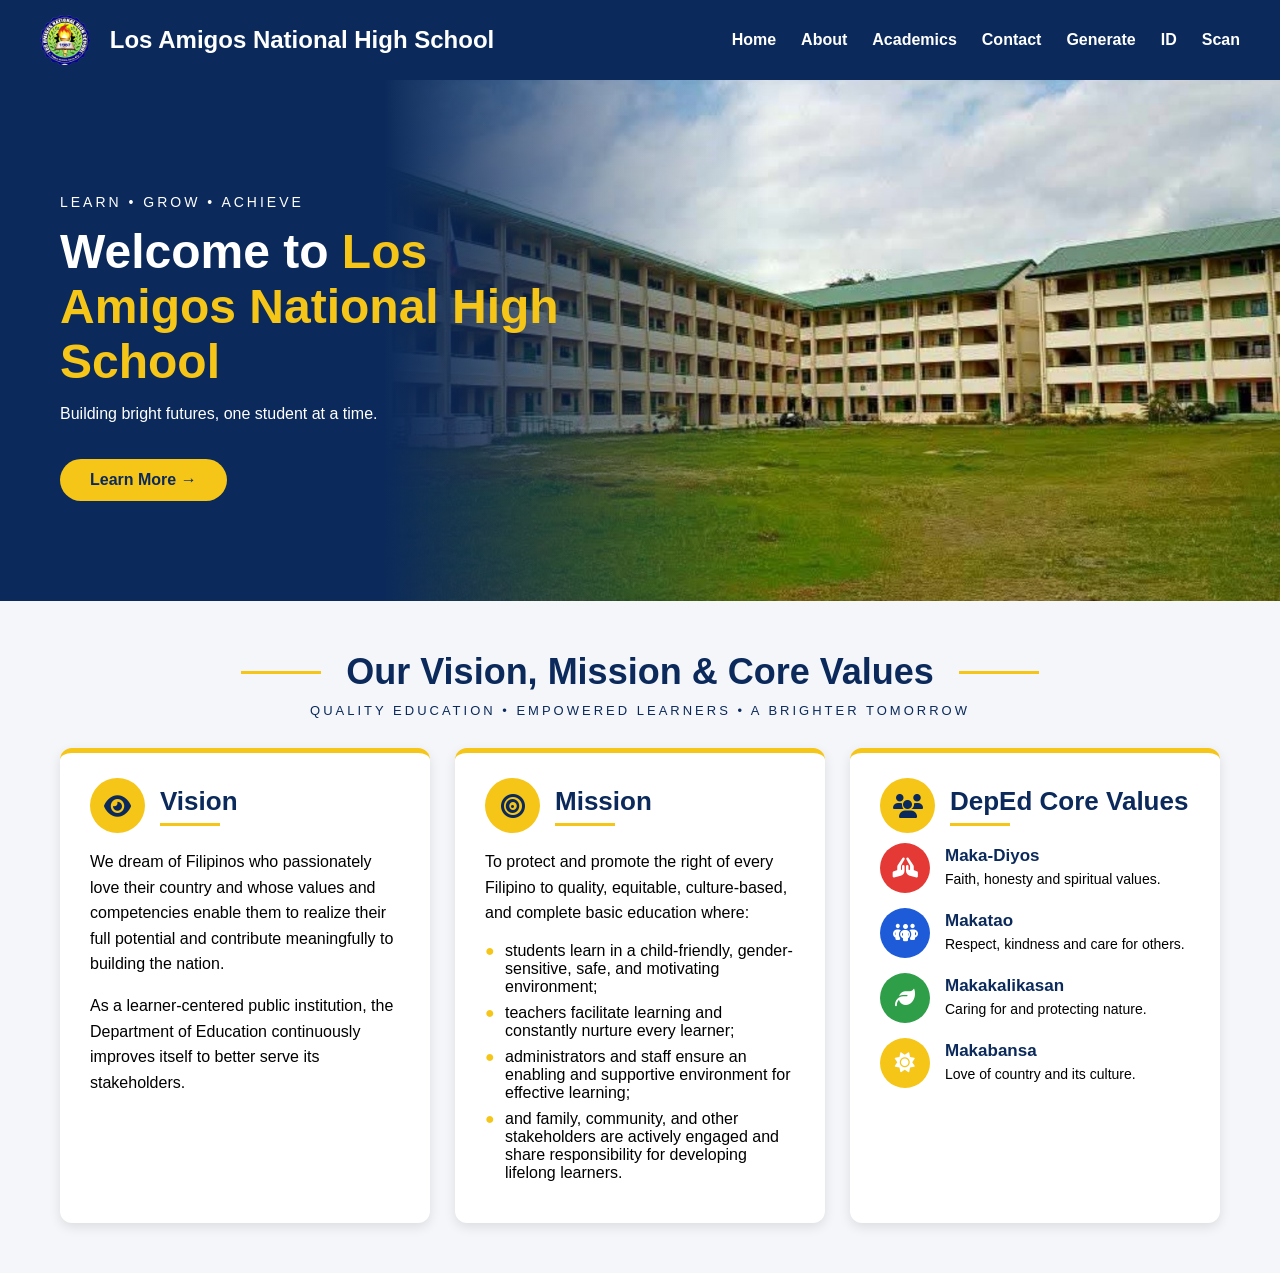
<file: index.html>
<!DOCTYPE html>
<html lang="en">
<head>
    <meta charset="UTF-8">
    <meta name="viewport" content="width=device-width, initial-scale=1.0">
    <title>Los Amigos National High School</title>
        <link rel="stylesheet" href="style.css">
        <link rel="stylesheet" href="https://cdnjs.cloudflare.com/ajax/libs/font-awesome/6.5.1/css/all.min.css">
</head>
<body>
    <header>
                <div class="brand">
            <img src="logo.png" alt="Los Amigos National High School logo">
            <h1>Los Amigos National High School</h1>
        </div>
        <nav>
            <ul>
                <li><a href="index.html">Home</a></li>
                <li><a href="about.html">About</a></li>
                <li><a href="academics.html">Academics</a></li>
                <li><a href="contact.html">Contact</a></li>
                <li><a href="generate.html">Generate</a></li>
                <li><a href="id.html">ID</a></li>
                <li><a href="scan.html">Scan</a></li>
            </ul>
        </nav>
    </header>

    <section class="hero">
        <div class="hero-text">
            <p class="tagline">LEARN • GROW • ACHIEVE</p>
            <h2>Welcome to <span>Los Amigos National High School</span></h2>
            <p>Building bright futures, one student at a time.</p>
                <a href="about.html" class="btn">Learn More →</a>
        </div>
    </section>
    <section class="vmv">
    <h2 class="vmv-title">Our Vision, Mission &amp; Core Values</h2>
    <p class="vmv-sub">QUALITY EDUCATION • EMPOWERED LEARNERS • A BRIGHTER TOMORROW</p>

    <div class="vmv-cards">

        <!-- VISION -->
        <div class="vmv-card">
            <div class="card-head">
                <span class="icon-circle"><i class="fa-solid fa-eye"></i></span>
                <h3>Vision</h3>
            </div>
            <p>We dream of Filipinos who passionately love their country and whose values and competencies enable them to realize their full potential and contribute meaningfully to building the nation.</p>
            <p>As a learner-centered public institution, the Department of Education continuously improves itself to better serve its stakeholders.</p>
        </div>

        <!-- MISSION -->
        <div class="vmv-card">
            <div class="card-head">
                <span class="icon-circle"><i class="fa-solid fa-bullseye"></i></span>
                <h3>Mission</h3>
            </div>
                       <p>To protect and promote the right of every Filipino to quality, equitable, culture-based, and complete basic education where:</p>
            <ul class="gold-list">
                <li>students learn in a child-friendly, gender-sensitive, safe, and motivating environment;</li>
                <li>teachers facilitate learning and constantly nurture every learner;</li>
                <li>administrators and staff ensure an enabling and supportive environment for effective learning;</li>
                <li>and family, community, and other stakeholders are actively engaged and share responsibility for developing lifelong learners.</li>
            </ul>
        </div>

        <!-- CORE VALUES -->
        <div class="vmv-card">
            <div class="card-head">
                <span class="icon-circle"><i class="fa-solid fa-users"></i></span>
                <h3>DepEd Core Values</h3>
            </div>
            <ul class="values">
                <li>
                    <span class="value-icon red"><i class="fa-solid fa-hands-praying"></i></span>
                    <div><strong>Maka-Diyos</strong><p>Faith, honesty and spiritual values.</p></div>
                </li>
                <li>
                    <span class="value-icon blue"><i class="fa-solid fa-people-group"></i></span>
                    <div><strong>Makatao</strong><p>Respect, kindness and care for others.</p></div>
                </li>
                <li>
                    <span class="value-icon green"><i class="fa-solid fa-leaf"></i></span>
                    <div><strong>Makakalikasan</strong><p>Caring for and protecting nature.</p></div>
                </li>
                <li>
                    <span class="value-icon gold"><i class="fa-solid fa-sun"></i></span>
                    <div><strong>Makabansa</strong><p>Love of country and its culture.</p></div>
                </li>
            </ul>
        </div>

    </div>
</section>
</body>
</html>
</file>
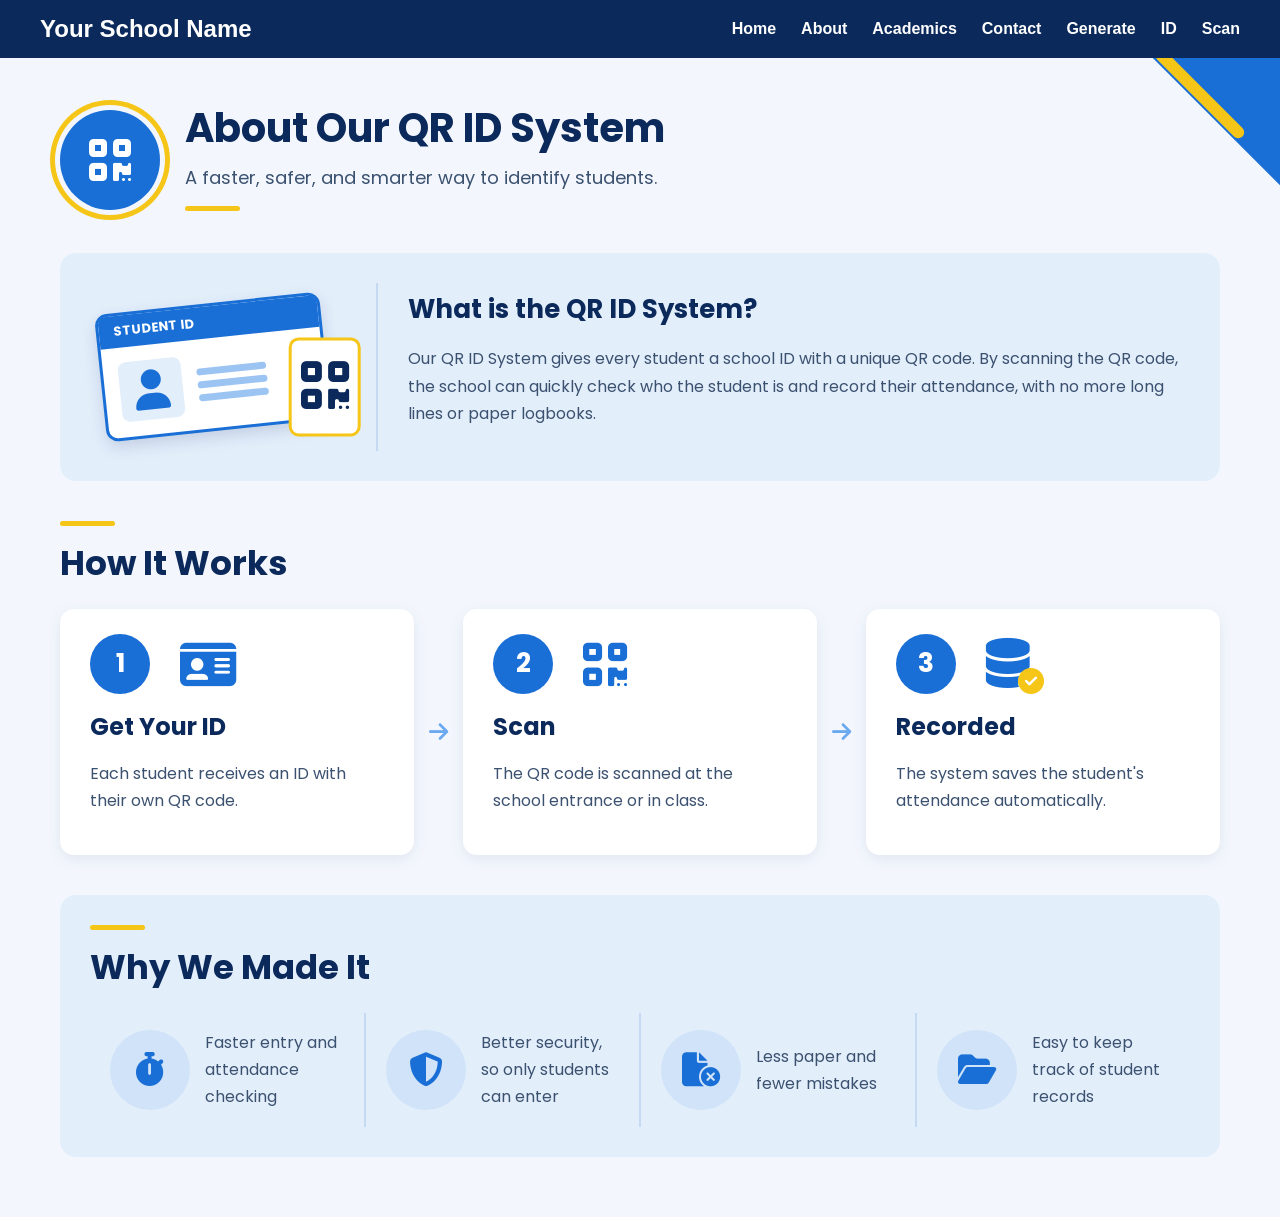
<file: about.html>
<!DOCTYPE html>
<html lang="en">
<head>
    <meta charset="UTF-8">
    <meta name="viewport" content="width=device-width, initial-scale=1.0">
    <title>About - Your School Name</title>
    <link rel="preconnect" href="https://fonts.googleapis.com">
    <link href="https://fonts.googleapis.com/css2?family=Poppins:wght@400;600;700&display=swap" rel="stylesheet">
    <link rel="stylesheet" href="https://cdnjs.cloudflare.com/ajax/libs/font-awesome/6.5.1/css/all.min.css">
    <link rel="stylesheet" href="ccs/style.css">
</head>
<body>
    <header>
        <h1>Your School Name</h1>
        <nav>
            <ul>
                <li><a href="index.html">Home</a></li>
                <li><a href="about.html">About</a></li>
                <li><a href="academics.html">Academics</a></li>
                <li><a href="contact.html">Contact</a></li>
                <li><a href="generate.html">Generate</a></li>
                <li><a href="id.html">ID</a></li>
                <li><a href="scan.html">Scan</a></li>
            </ul>
        </nav>
    </header>

    <main class="about-page">

        <!-- Title -->
        <section class="about-title">
            <div class="title-icon"><i class="fa-solid fa-qrcode"></i></div>
            <div>
                <h2>About Our QR ID System</h2>
                <p>A faster, safer, and smarter way to identify students.</p>
                <span class="accent-bar"></span>
            </div>
        </section>

        <!-- What is it -->
        <section class="what-box">
            <div class="what-icon">
                <div class="id-card">
                    <div class="id-card-top">STUDENT ID</div>
                    <div class="id-card-body">
                        <i class="fa-solid fa-user id-photo"></i>
                        <div class="id-lines">
                            <span></span><span></span><span></span>
                        </div>
                    </div>
                    <div class="id-qr"><i class="fa-solid fa-qrcode"></i></div>
                </div>
            </div>
            <div class="what-text">
                <h3>What is the QR ID System?</h3>
                <p>
                    Our QR ID System gives every student a school ID with a unique QR code.
                    By scanning the QR code, the school can quickly check who the student is
                    and record their attendance, with no more long lines or paper logbooks.
                </p>
            </div>
        </section>

        <!-- How it works -->
        <section class="how">
            <span class="accent-bar"></span>
            <h3>How It Works</h3>
            <div class="steps">
                <div class="step">
                    <div class="step-top">
                        <span class="step-number">1</span>
                        <i class="fa-solid fa-id-card step-icon"></i>
                    </div>
                    <h4>Get Your ID</h4>
                    <p>Each student receives an ID with their own QR code.</p>
                </div>

                <i class="fa-solid fa-arrow-right step-arrow"></i>

                <div class="step">
                    <div class="step-top">
                        <span class="step-number">2</span>
                        <i class="fa-solid fa-qrcode step-icon"></i>
                    </div>
                    <h4>Scan</h4>
                    <p>The QR code is scanned at the school entrance or in class.</p>
                </div>

                <i class="fa-solid fa-arrow-right step-arrow"></i>

                <div class="step">
                    <div class="step-top">
                        <span class="step-number">3</span>
                        <div class="db-icon">
                            <i class="fa-solid fa-database step-icon"></i>
                            <i class="fa-solid fa-circle-check db-check"></i>
                        </div>
                    </div>
                    <h4>Recorded</h4>
                    <p>The system saves the student's attendance automatically.</p>
                </div>
            </div>
        </section>

        <!-- Why we made it -->
        <section class="why">
            <span class="accent-bar"></span>
            <h3>Why We Made It</h3>
            <div class="benefits">
                <div class="benefit">
                    <div class="benefit-icon"><i class="fa-solid fa-stopwatch"></i></div>
                    <p>Faster entry and attendance checking</p>
                </div>
                <div class="benefit">
                    <div class="benefit-icon"><i class="fa-solid fa-shield-halved"></i></div>
                    <p>Better security, so only students can enter</p>
                </div>
                <div class="benefit">
                    <div class="benefit-icon"><i class="fa-solid fa-file-circle-xmark"></i></div>
                    <p>Less paper and fewer mistakes</p>
                </div>
                <div class="benefit">
                    <div class="benefit-icon"><i class="fa-solid fa-folder-open"></i></div>
                    <p>Easy to keep track of student records</p>
                </div>
            </div>
        </section>

    </main>
</body>
</html>
</file>
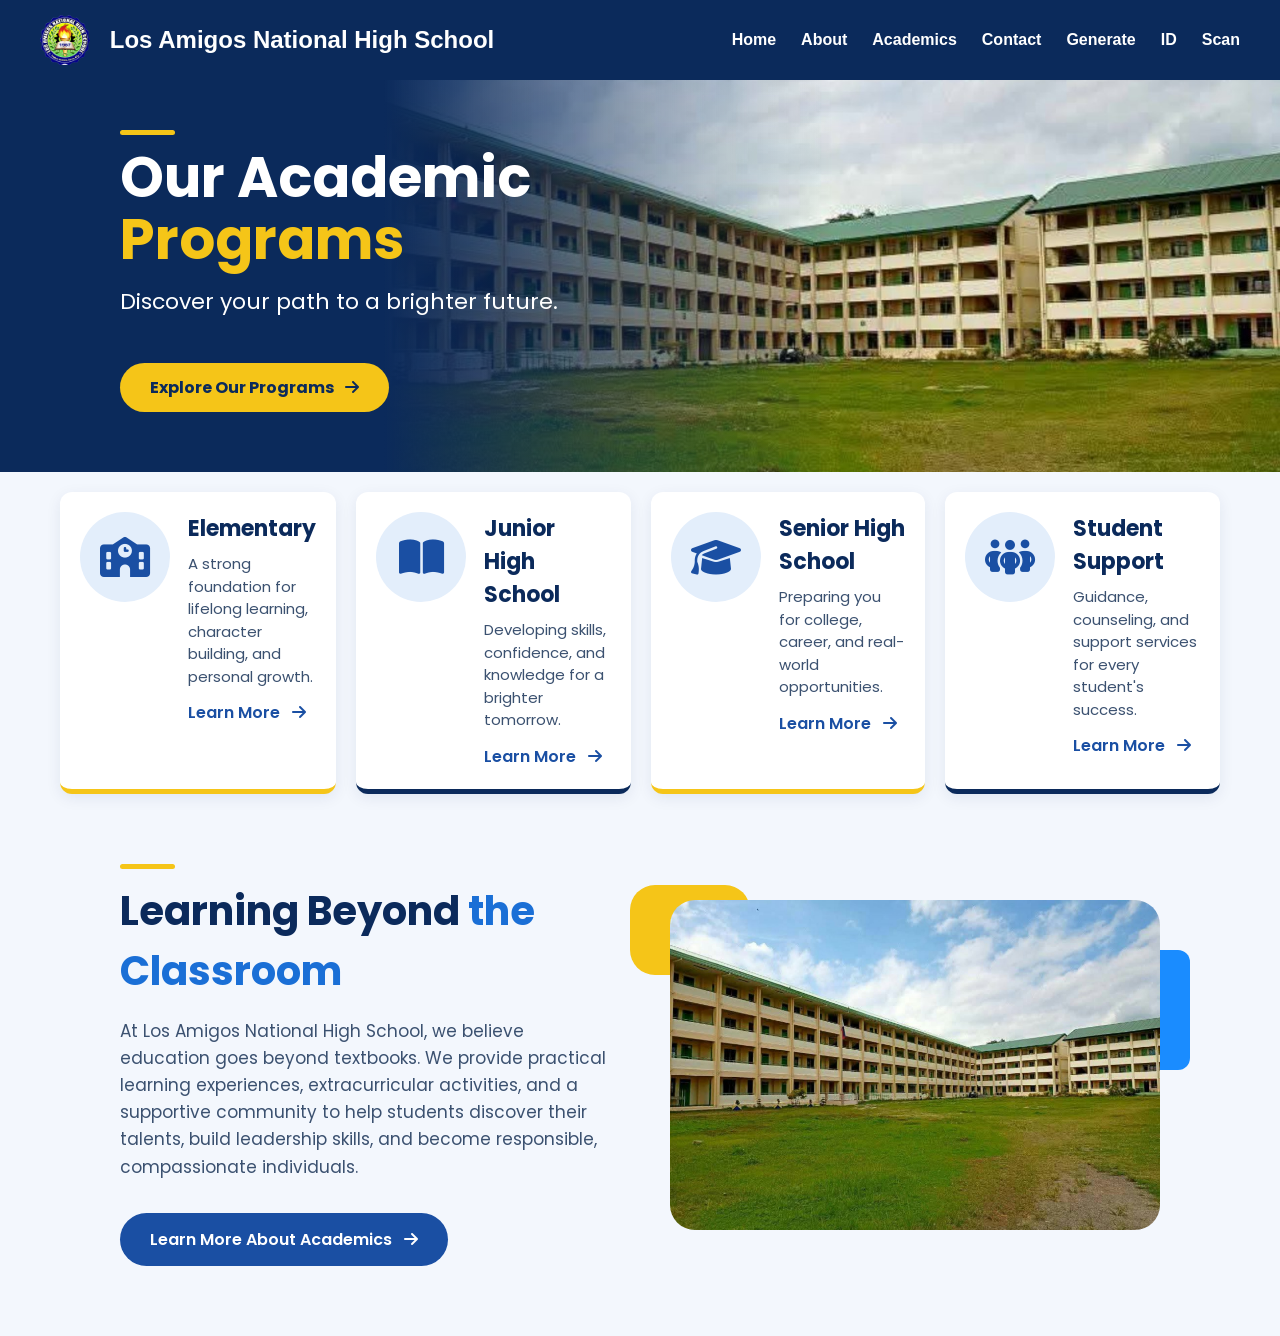
<file: academics.html>
<!DOCTYPE html>
<html lang="en">
<head>
    <meta charset="UTF-8">
    <meta name="viewport" content="width=device-width, initial-scale=1.0">
    <title>Academics - Los Amigos National High School</title>
    <link rel="preconnect" href="https://fonts.googleapis.com">
    <link href="https://fonts.googleapis.com/css2?family=Poppins:wght@400;600;700&display=swap" rel="stylesheet">
    <link rel="stylesheet" href="https://cdnjs.cloudflare.com/ajax/libs/font-awesome/6.5.1/css/all.min.css">
    <link rel="stylesheet" href="style.css">
</head>
<body>
    <header>
                <div class="brand">
            <img src="logo.png" alt="Los Amigos National High School logo">
            <h1>Los Amigos National High School</h1>
        </div>
        <nav>
            <ul>
                <li><a href="index.html">Home</a></li>
                <li><a href="about.html">About</a></li>
                <li><a href="academics.html">Academics</a></li>
                <li><a href="contact.html">Contact</a></li>
                <li><a href="generate.html">Generate</a></li>
                <li><a href="id.html">ID</a></li>
                <li><a href="scan.html">Scan</a></li>
            </ul>
        </nav>
    </header>

    <main class="academics-page">

        <!-- Hero -->
        <section class="acad-hero">
            <span class="accent-bar"></span>
            <h2>Our Academic <span>Programs</span></h2>
            <p>Discover your path to a brighter future.</p>
            <a href="#programs" class="btn">Explore Our Programs <i class="fa-solid fa-arrow-right"></i></a>
        </section>

        <!-- Program cards -->
        <section class="programs" id="programs">
            <div class="program-card yellow">
                <div class="program-icon"><i class="fa-solid fa-school"></i></div>
                <div>
                    <h3>Elementary</h3>
                    <p>A strong foundation for lifelong learning, character building, and personal growth.</p>
                    <a href="#" class="learn-link">Learn More <i class="fa-solid fa-arrow-right"></i></a>
                </div>
            </div>

            <div class="program-card blue">
                <div class="program-icon"><i class="fa-solid fa-book-open"></i></div>
                <div>
                    <h3>Junior High School</h3>
                    <p>Developing skills, confidence, and knowledge for a brighter tomorrow.</p>
                    <a href="#" class="learn-link">Learn More <i class="fa-solid fa-arrow-right"></i></a>
                </div>
            </div>

            <div class="program-card yellow">
                <div class="program-icon"><i class="fa-solid fa-graduation-cap"></i></div>
                <div>
                    <h3>Senior High School</h3>
                    <p>Preparing you for college, career, and real-world opportunities.</p>
                    <a href="#" class="learn-link">Learn More <i class="fa-solid fa-arrow-right"></i></a>
                </div>
            </div>

            <div class="program-card blue">
                <div class="program-icon"><i class="fa-solid fa-people-group"></i></div>
                <div>
                    <h3>Student Support</h3>
                    <p>Guidance, counseling, and support services for every student's success.</p>
                    <a href="#" class="learn-link">Learn More <i class="fa-solid fa-arrow-right"></i></a>
                </div>
            </div>
        </section>

        <!-- Learning beyond the classroom -->
        <section class="beyond">
            <div class="beyond-text">
                <span class="accent-bar"></span>
                <h2>Learning Beyond <span>the Classroom</span></h2>
                <p>
                    At Los Amigos National High School, we believe education goes beyond textbooks.
                    We provide practical learning experiences, extracurricular activities,
                    and a supportive community to help students discover their talents,
                    build leadership skills, and become responsible, compassionate individuals.
                </p>
                <a href="#" class="btn-blue">Learn More About Academics <i class="fa-solid fa-arrow-right"></i></a>
            </div>
            <div class="beyond-photo">
                <img src="images/school.jpg" alt="Los Amigos National High School">
            </div>
        </section>

    </main>
</body>
</html>
</file>
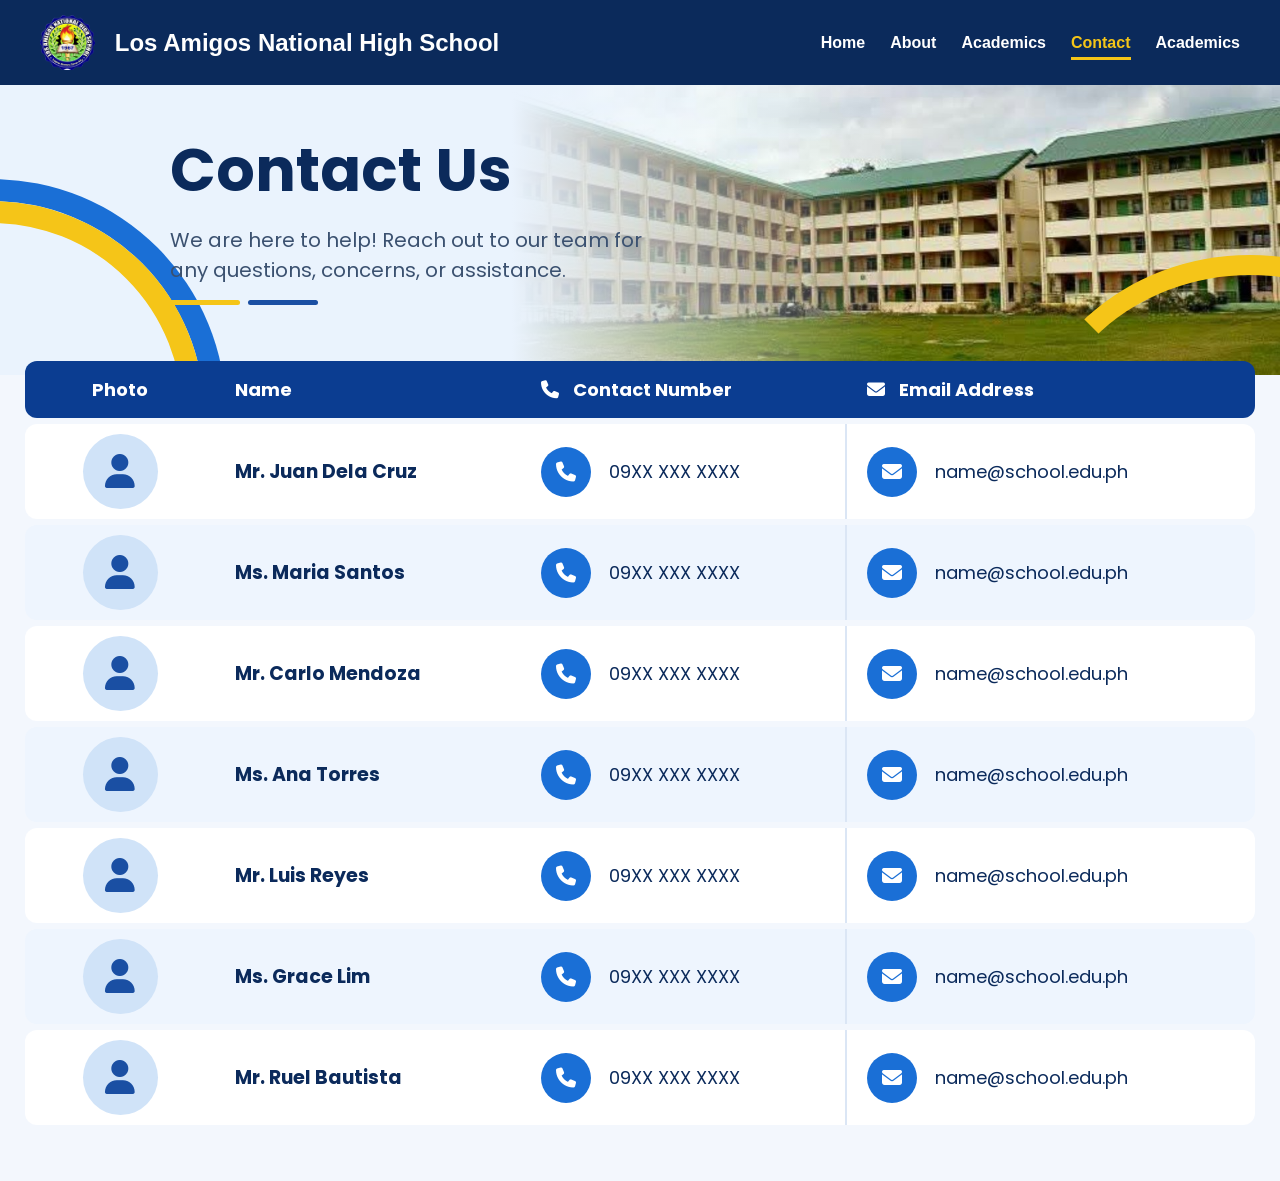
<file: contact.html>
<!DOCTYPE html>
<html lang="en">
<head>
    <meta charset="UTF-8">
    <meta name="viewport" content="width=device-width, initial-scale=1.0">
    <title>Contact - Los Amigos National High School</title>
    <link rel="preconnect" href="https://fonts.googleapis.com">
    <link href="https://fonts.googleapis.com/css2?family=Poppins:wght@400;600;700&display=swap" rel="stylesheet">
    <link rel="stylesheet" href="https://cdnjs.cloudflare.com/ajax/libs/font-awesome/6.5.1/css/all.min.css">
    <link rel="stylesheet" href="ccs/style.css">
</head>
<body>
      <header>
        <div class="brand">
            <img src="images/logo.png" alt="Los Amigos National High School logo" class="logo-img">
            <h1>Los Amigos National High School</h1>
        </div>
        <nav>
            <ul>
                <li><a href="index.html">Home</a></li>
                <li><a href="about.html">About</a></li>
                <li><a href="academics.html">Academics</a></li>
                <li><a href="contact.html" class="active">Contact</a></li>
                <li><a href="generate.html">Academics</a></li>
            </ul>
        </nav>
    </header>
    <main class="contact-page">

        <!-- Banner -->
        <section class="contact-banner">
            <div class="banner-text">
                <h2>Contact Us</h2>
                <p>We are here to help! Reach out to our team for<br>any questions, concerns, or assistance.</p>
                <div class="double-bar">
                    <span class="bar-yellow"></span>
                    <span class="bar-blue"></span>
                </div>
            </div>
        </section>

        <!-- Staff table -->
        <section class="staff-wrap">
            <table class="staff-table">
                <thead>
                    <tr>
                        <th>Photo</th>
                        <th>Name</th>
                        <th><i class="fa-solid fa-phone th-icon"></i> Contact Number</th>
                        <th><i class="fa-solid fa-envelope th-icon"></i> Email Address</th>
                    </tr>
                </thead>
                <tbody>
                    <tr>
                        <td><div class="staff-photo"><i class="fa-solid fa-user"></i></div></td>
                        <td class="staff-name">Mr. Juan Dela Cruz</td>
                        <td class="divider"><a href="tel:09XXXXXXXXX" class="contact-link"><span class="round-icon"><i class="fa-solid fa-phone"></i></span>09XX XXX XXXX</a></td>
                        <td><a href="mailto:name@school.edu.ph" class="contact-link"><span class="round-icon"><i class="fa-solid fa-envelope"></i></span>name@school.edu.ph</a></td>
                    </tr>
                    <tr>
                        <td><div class="staff-photo"><i class="fa-solid fa-user"></i></div></td>
                        <td class="staff-name">Ms. Maria Santos</td>
                        <td class="divider"><a href="tel:09XXXXXXXXX" class="contact-link"><span class="round-icon"><i class="fa-solid fa-phone"></i></span>09XX XXX XXXX</a></td>
                        <td><a href="mailto:name@school.edu.ph" class="contact-link"><span class="round-icon"><i class="fa-solid fa-envelope"></i></span>name@school.edu.ph</a></td>
                    </tr>
                    <tr>
                        <td><div class="staff-photo"><i class="fa-solid fa-user"></i></div></td>
                        <td class="staff-name">Mr. Carlo Mendoza</td>
                        <td class="divider"><a href="tel:09XXXXXXXXX" class="contact-link"><span class="round-icon"><i class="fa-solid fa-phone"></i></span>09XX XXX XXXX</a></td>
                        <td><a href="mailto:name@school.edu.ph" class="contact-link"><span class="round-icon"><i class="fa-solid fa-envelope"></i></span>name@school.edu.ph</a></td>
                    </tr>
                    <tr>
                        <td><div class="staff-photo"><i class="fa-solid fa-user"></i></div></td>
                        <td class="staff-name">Ms. Ana Torres</td>
                        <td class="divider"><a href="tel:09XXXXXXXXX" class="contact-link"><span class="round-icon"><i class="fa-solid fa-phone"></i></span>09XX XXX XXXX</a></td>
                        <td><a href="mailto:name@school.edu.ph" class="contact-link"><span class="round-icon"><i class="fa-solid fa-envelope"></i></span>name@school.edu.ph</a></td>
                    </tr>
                    <tr>
                        <td><div class="staff-photo"><i class="fa-solid fa-user"></i></div></td>
                        <td class="staff-name">Mr. Luis Reyes</td>
                        <td class="divider"><a href="tel:09XXXXXXXXX" class="contact-link"><span class="round-icon"><i class="fa-solid fa-phone"></i></span>09XX XXX XXXX</a></td>
                        <td><a href="mailto:name@school.edu.ph" class="contact-link"><span class="round-icon"><i class="fa-solid fa-envelope"></i></span>name@school.edu.ph</a></td>
                    </tr>
                    <tr>
                        <td><div class="staff-photo"><i class="fa-solid fa-user"></i></div></td>
                        <td class="staff-name">Ms. Grace Lim</td>
                        <td class="divider"><a href="tel:09XXXXXXXXX" class="contact-link"><span class="round-icon"><i class="fa-solid fa-phone"></i></span>09XX XXX XXXX</a></td>
                        <td><a href="mailto:name@school.edu.ph" class="contact-link"><span class="round-icon"><i class="fa-solid fa-envelope"></i></span>name@school.edu.ph</a></td>
                    </tr>
                    <tr>
                        <td><div class="staff-photo"><i class="fa-solid fa-user"></i></div></td>
                        <td class="staff-name">Mr. Ruel Bautista</td>
                        <td class="divider"><a href="tel:09XXXXXXXXX" class="contact-link"><span class="round-icon"><i class="fa-solid fa-phone"></i></span>09XX XXX XXXX</a></td>
                        <td><a href="mailto:name@school.edu.ph" class="contact-link"><span class="round-icon"><i class="fa-solid fa-envelope"></i></span>name@school.edu.ph</a></td>
                    </tr>
                </tbody>
            </table>
        </section>

    </main>
</body>
</html>
</file>
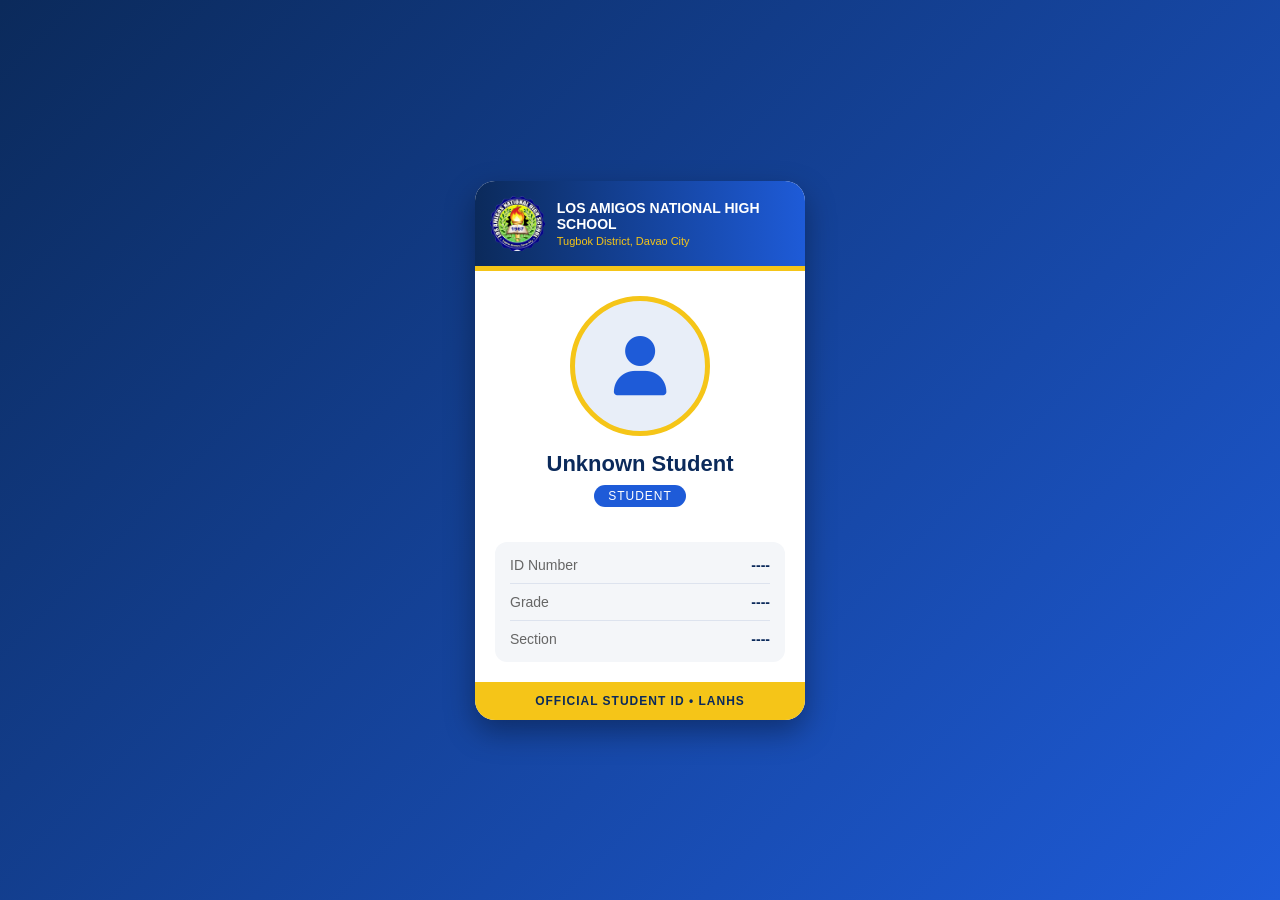
<file: id.html>
<!DOCTYPE html>
<html lang="en">
<head>
    <meta charset="UTF-8">
    <meta name="viewport" content="width=device-width, initial-scale=1.0">
    <title>Student ID - LANHS</title>
    <link rel="stylesheet" href="https://cdnjs.cloudflare.com/ajax/libs/font-awesome/6.5.1/css/all.min.css">
    <style>
        body {
            margin: 0;
            min-height: 100vh;
            display: flex;
            align-items: center;
            justify-content: center;
            background: linear-gradient(135deg, #0b2a5b, #1e5bd8);
            font-family: Arial, sans-serif;
            padding: 20px;
            box-sizing: border-box;
        }

        .id-card {
            width: 330px;
            background: white;
            border-radius: 20px;
            overflow: hidden;
            box-shadow: 0 12px 30px rgba(0, 0, 0, 0.35);
        }

        .id-top {
            background: linear-gradient(90deg, #0b2a5b, #1e5bd8);
            color: white;
            display: flex;
            align-items: center;
            gap: 12px;
            padding: 15px;
            border-bottom: 5px solid #f5c518;
        }

        .id-top img {
            height: 55px;
        }

        .id-top h1 {
            font-size: 14px;
            margin: 0;
        }

        .id-top p {
            font-size: 11px;
            margin: 3px 0 0;
            color: #f5c518;
        }

        .id-body {
            text-align: center;
            padding: 25px 20px 15px;
        }

        .id-photo {
            width: 130px;
            height: 130px;
            margin: 0 auto 15px;
            border-radius: 50%;
            border: 5px solid #f5c518;
            background: #e8eef8;
            color: #1e5bd8;
            font-size: 60px;
            display: flex;
            align-items: center;
            justify-content: center;
            overflow: hidden;
        }

        .id-photo img {
            width: 100%;
            height: 100%;
            object-fit: cover;
        }

        .id-body h2 {
            color: #0b2a5b;
            font-size: 22px;
            margin: 0;
        }

        .id-role {
            display: inline-block;
            margin-top: 8px;
            background: #1e5bd8;
            color: white;
            font-size: 12px;
            letter-spacing: 1px;
            padding: 4px 14px;
            border-radius: 20px;
        }

        .id-info {
            margin: 20px;
            background: #f4f6f9;
            border-radius: 12px;
            padding: 5px 15px;
        }

        .id-row {
            display: flex;
            justify-content: space-between;
            padding: 10px 0;
            border-bottom: 1px solid #dde3ee;
            font-size: 14px;
        }

        .id-row:last-child {
            border-bottom: none;
        }

        .id-row span {
            color: #666;
        }

        .id-row strong {
            color: #0b2a5b;
        }

        .id-bottom {
            background: #f5c518;
            color: #0b2a5b;
            text-align: center;
            font-size: 12px;
            font-weight: bold;
            letter-spacing: 1px;
            padding: 12px;
        }
    </style>
</head>
<body>

    <div class="id-card">
        <div class="id-top">
            <img src="logo.png" alt="School logo">
            <div>
                <h1>LOS AMIGOS NATIONAL HIGH SCHOOL</h1>
                <p>Tugbok District, Davao City</p>
            </div>
        </div>

        <div class="id-body">
            <div class="id-photo" id="photoBox">
                <i class="fa-solid fa-user"></i>
            </div>
            <h2 id="name">Student Name</h2>
            <div class="id-role">STUDENT</div>
        </div>

        <div class="id-info">
            <div class="id-row"><span>ID Number</span><strong id="sid">----</strong></div>
            <div class="id-row"><span>Grade</span><strong id="grade">----</strong></div>
            <div class="id-row"><span>Section</span><strong id="section">----</strong></div>
        </div>

        <div class="id-bottom">OFFICIAL STUDENT ID • LANHS</div>
    </div>

    <script>
        // Read the details from the link, e.g. id.html?id=2026-0001&name=Juan...
        const params = new URLSearchParams(window.location.search);
        const id = params.get("id") || "";

        document.getElementById("name").textContent    = params.get("name") || "Unknown Student";
        document.getElementById("sid").textContent     = id || "----";
        document.getElementById("grade").textContent   = params.get("grade") || "----";
        document.getElementById("section").textContent = params.get("section") || "----";

        // Try to load photos/<ID>.jpg; keep the icon if there's no photo
        if (id) {
            const photo = new Image();
            photo.alt = "Student photo";
            photo.onload = function () {
                const box = document.getElementById("photoBox");
                box.innerHTML = "";
                box.appendChild(photo);
            };
            photo.src = "photos/" + encodeURIComponent(id) + ".jpg";
        }
    </script>

</body>
</html>
</file>
<file: style.css>
/* ===== GENERAL ===== */
body {
    margin: 0;
    font-family: Arial, sans-serif;
    background-color: #f4f6f9;
}

/* ===== HEADER ===== */
header {
    background-color: #0b2a5b;
    color: white;
    display: flex;
    justify-content: space-between;
    align-items: center;
    padding: 15px 40px;
}

header h1 {
    margin: 0;
    font-size: 24px;
}

.brand {
    display: flex;
    align-items: center;
    gap: 12px;
}

.brand img {
    height: 50px;
    width: auto;
}

nav ul {
    list-style: none;
    display: flex;
    gap: 25px;
    margin: 0;
    padding: 0;
}

nav a {
    color: white;
    text-decoration: none;
    font-weight: bold;
}

nav a:hover {
    color: #f5c518;
}

/* ===== HOME PAGE HERO ===== */
.hero {
    background:
        linear-gradient(to right, #0b2a5b 30%, rgba(11, 42, 91, 0) 60%),
        url("school.jpg") center / cover;
    color: white;
    padding: 100px 60px;
    min-height: 300px;
}

.hero-text {
    max-width: 500px;
}

.tagline {
    letter-spacing: 3px;
    font-size: 14px;
}

.hero h2 {
    font-size: 48px;
    margin: 10px 0;
}

.hero h2 span {
    color: #f5c518;
}

.btn {
    display: inline-block;
    margin-top: 20px;
    padding: 12px 30px;
    background-color: #f5c518;
    color: #0b2a5b;
    text-decoration: none;
    font-weight: bold;
    border-radius: 25px;
}

/* ===== ABOUT PAGE ===== */
.about-page {
    position: relative;
    overflow: hidden;
    font-family: 'Poppins', Arial, sans-serif;
    background-color: #f3f7fd;
    color: #0b2a5b;
    padding: 40px 60px 60px;
}

.about-page h2,
.about-page h3,
.about-page h4 {
    color: #0b2a5b;
    margin: 0;
}

.about-page p {
    color: #3b5170;
    line-height: 1.7;
}

/* Corner decoration */
.about-page::before {
    content: "";
    position: absolute;
    top: -90px;
    right: -90px;
    width: 180px;
    height: 180px;
    background-color: #1a6fd6;
    transform: rotate(45deg);
}

.about-page::after {
    content: "";
    position: absolute;
    top: 30px;
    right: 20px;
    width: 120px;
    height: 12px;
    background-color: #f5c518;
    border-radius: 10px;
    transform: rotate(45deg);
}

/* Yellow line above headings */
.accent-bar {
    display: block;
    width: 55px;
    height: 5px;
    background-color: #f5c518;
    border-radius: 5px;
    margin-bottom: 12px;
}

/* Title */
.about-title {
    display: flex;
    align-items: center;
    gap: 25px;
    margin-bottom: 30px;
}

.about-title h2 {
    font-size: 40px;
}

.about-title p {
    margin: 5px 0 12px;
    font-size: 18px;
}

.title-icon {
    width: 100px;
    height: 100px;
    border-radius: 50%;
    background-color: #1a6fd6;
    color: white;
    font-size: 48px;
    display: flex;
    align-items: center;
    justify-content: center;
    flex-shrink: 0;
    box-shadow: 0 0 0 5px #f3f7fd, 0 0 0 10px #f5c518;
}

/* What is it box */
.what-box {
    display: flex;
    align-items: center;
    gap: 30px;
    background-color: #e3eefb;
    border-radius: 16px;
    padding: 30px;
    margin-bottom: 40px;
}

.what-icon {
    padding: 20px 50px 20px 10px;
    border-right: 2px solid #c5d9f2;
}

.what-text h3 {
    font-size: 26px;
    margin-bottom: 8px;
}

/* Student ID card drawing */
.id-card {
    position: relative;
    width: 220px;
    background-color: white;
    border: 3px solid #1a6fd6;
    border-radius: 12px;
    transform: rotate(-6deg);
    box-shadow: 0 6px 15px rgba(11, 42, 91, 0.15);
}

.id-card-top {
    background-color: #1a6fd6;
    color: white;
    font-weight: 700;
    font-size: 13px;
    padding: 6px 15px;
    border-radius: 8px 8px 0 0;
}

.id-card-body {
    display: flex;
    align-items: center;
    gap: 15px;
    padding: 15px;
}

.id-photo {
    font-size: 40px;
    color: #1a6fd6;
    background-color: #e3eefb;
    padding: 10px 14px;
    border-radius: 8px;
}

.id-lines span {
    display: block;
    height: 7px;
    width: 70px;
    background-color: #9cc4f2;
    border-radius: 5px;
    margin: 6px 0;
}

.id-qr {
    position: absolute;
    right: -35px;
    bottom: -20px;
    background-color: white;
    color: #0b2a5b;
    font-size: 55px;
    padding: 5px 9px;
    border: 3px solid #f5c518;
    border-radius: 10px;
    transform: rotate(6deg);
}

/* How it works */
.how h3,
.why h3 {
    font-size: 34px;
    margin-bottom: 20px;
}

.steps {
    display: flex;
    align-items: center;
    gap: 15px;
    margin-bottom: 40px;
}

.step {
    flex: 1;
    background-color: white;
    border-radius: 14px;
    padding: 25px 30px;
    box-shadow: 0 4px 15px rgba(11, 42, 91, 0.08);
}

.step-top {
    display: flex;
    align-items: center;
    gap: 30px;
    margin-bottom: 15px;
}

.step-number {
    width: 60px;
    height: 60px;
    border-radius: 50%;
    background-color: #1a6fd6;
    color: white;
    font-size: 26px;
    font-weight: 700;
    display: flex;
    align-items: center;
    justify-content: center;
}

.step-icon {
    font-size: 50px;
    color: #1a6fd6;
}

.step h4 {
    font-size: 24px;
}

.step-arrow {
    color: #6aa9ef;
    font-size: 22px;
}

.db-icon {
    position: relative;
}

.db-check {
    position: absolute;
    right: -14px;
    bottom: -6px;
    font-size: 26px;
    color: #f5c518;
    background-color: white;
    border-radius: 50%;
}

/* Why we made it */
.why {
    background-color: #e3eefb;
    border-radius: 16px;
    padding: 30px;
}

.benefits {
    display: flex;
}

.benefit {
    flex: 1;
    display: flex;
    align-items: center;
    gap: 15px;
    padding: 0 20px;
    border-right: 2px solid #c5d9f2;
}

.benefit:last-child {
    border-right: none;
}

.benefit-icon {
    width: 80px;
    height: 80px;
    border-radius: 50%;
    background-color: #d0e3f8;
    color: #1a6fd6;
    font-size: 34px;
    display: flex;
    align-items: center;
    justify-content: center;
    flex-shrink: 0;
}

/* ===== PHONE SCREENS ===== */
@media (max-width: 800px) {
    .about-page { padding: 30px 20px; }
    .about-title h2 { font-size: 28px; }
    .what-box, .steps, .benefits { flex-direction: column; }
    .what-icon { border-right: none; padding-right: 0; }
    .step { width: 100%; box-sizing: border-box; }
    .step-arrow { transform: rotate(90deg); }
    .benefit { border-right: none; padding: 10px 0; width: 100%; }
}

/* ===== ACADEMICS PAGE ===== */

/* Gold line under the active menu link */
nav a.active {
    color: #f5c518;
    border-bottom: 3px solid #f5c518;
    padding-bottom: 6px;
}

.academics-page {
    font-family: 'Poppins', Arial, sans-serif;
    background-color: #f3f7fd;
    color: #0b2a5b;
}

/* --- Hero --- */
.acad-hero {
    background:
        linear-gradient(to right, #0b2a5b 30%, rgba(11, 42, 91, 0) 65%),
        url("school.jpg") center / cover;
    color: white;
    padding: 50px 120px 60px;
}

.acad-hero h2 {
    font-size: 56px;
    line-height: 1.1;
    margin: 0;
    max-width: 500px;
}

.acad-hero h2 span {
    display: block;
    color: #f5c518;
}

.acad-hero p {
    font-size: 22px;
    margin: 15px 0 25px;
}

.acad-hero .btn i,
.btn-blue i,
.learn-link i {
    margin-left: 8px;
}

/* --- Program cards --- */
.programs {
    display: flex;
    gap: 20px;
    padding: 30px 60px;
    margin-top: -10px;
}

.program-card {
    flex: 1;
    display: flex;
    gap: 18px;
    background-color: white;
    border-radius: 12px;
    padding: 20px;
    box-shadow: 0 4px 15px rgba(11, 42, 91, 0.08);
}

.program-card.yellow { border-bottom: 5px solid #f5c518; }
.program-card.blue   { border-bottom: 5px solid #0b2a5b; }

.program-icon {
    width: 90px;
    height: 90px;
    border-radius: 50%;
    background-color: #e3eefb;
    color: #1a4fa3;
    font-size: 40px;
    display: flex;
    align-items: center;
    justify-content: center;
    flex-shrink: 0;
}

.program-card h3 {
    margin: 0 0 8px;
    font-size: 22px;
    color: #0b2a5b;
}

.program-card p {
    margin: 0 0 12px;
    color: #3b5170;
    font-size: 15px;
    line-height: 1.5;
}

.learn-link {
    color: #1a4fa3;
    font-weight: 600;
    text-decoration: none;
}

.learn-link:hover {
    color: #f5c518;
}

/* --- Learning beyond the classroom --- */
.beyond {
    display: flex;
    align-items: center;
    gap: 60px;
    padding: 40px 120px 70px;
}

.beyond-text {
    flex: 1;
}

.beyond-text h2 {
    font-size: 40px;
    margin: 0 0 15px;
    color: #0b2a5b;
}

.beyond-text h2 span {
    color: #1a6fd6;
}

.beyond-text p {
    color: #3b5170;
    font-size: 17px;
    line-height: 1.6;
}

.btn-blue {
    display: inline-block;
    margin-top: 15px;
    padding: 14px 30px;
    background-color: #1a4fa3;
    color: white;
    text-decoration: none;
    font-weight: 600;
    border-radius: 30px;
}

.btn-blue:hover {
    background-color: #0b2a5b;
}

/* Photo with the yellow and blue shapes behind it */
.beyond-photo {
    flex: 1;
    position: relative;
}

.beyond-photo::before {
    content: "";
    position: absolute;
    top: -15px;
    left: -40px;
    width: 120px;
    height: 90px;
    background-color: #f5c518;
    border-radius: 25px;
}

.beyond-photo::after {
    content: "";
    position: absolute;
    right: -30px;
    top: 50px;
    width: 30px;
    height: 120px;
    background-color: #1a8cff;
    border-radius: 0 12px 12px 0;
}

.beyond-photo img {
    position: relative;
    z-index: 1;
    width: 100%;
    height: 330px;
    object-fit: cover;
    border-radius: 25px;
    display: block;
}

/* --- Phone screens --- */
@media (max-width: 900px) {
    .acad-hero { padding: 40px 20px; }
    .acad-hero h2 { font-size: 38px; }
    .programs, .beyond { flex-direction: column; padding: 30px 20px; }
    .beyond-photo::before, .beyond-photo::after { display: none; }
}

/* ===== CONTACT PAGE ===== */

/* Logo + school name in the header */
.brand {
    display: flex;
    align-items: center;
    gap: 20px;
}

.logo-img {
    height: 55px;
}

.contact-page {
    font-family: 'Poppins', Arial, sans-serif;
    background-color: #f3f7fd;
    color: #0b2a5b;
    padding-bottom: 50px;
}

/* --- Banner --- */
.contact-banner {
    position: relative;
    overflow: hidden;
    padding: 40px 170px 70px;
    background:
        linear-gradient(to right, #eaf3fd 40%, rgba(234, 243, 253, 0) 70%),
        url("../images/school.jpg") right center / cover;
}

/* Curved shapes in the corners */
.contact-banner::before {
    content: "";
    position: absolute;
    left: -220px;
    bottom: -250px;
    width: 380px;
    height: 380px;
    border-radius: 50%;
    border: 22px solid #f5c518;
    box-shadow: 0 0 0 22px #1a6fd6;
}

.contact-banner::after {
    content: "";
    position: absolute;
    right: -200px;
    bottom: -300px;
    width: 420px;
    height: 380px;
    border-radius: 50%;
    border: 20px solid #f5c518;
    border-left-color: transparent;
}

.banner-text {
    position: relative;
    z-index: 1;
}

.contact-banner h2 {
    font-size: 60px;
    margin: 0;
    color: #0b2a5b;
}

.contact-banner p {
    font-size: 20px;
    color: #3b5170;
    margin: 10px 0 15px;
}

.double-bar {
    display: flex;
    gap: 8px;
}

.double-bar span {
    width: 70px;
    height: 5px;
    border-radius: 5px;
}

.bar-yellow { background-color: #f5c518; }
.bar-blue   { background-color: #1a4fa3; }

/* --- Table --- */
.staff-wrap {
    position: relative;
    z-index: 2;
    margin: -20px 25px 0;
    overflow-x: auto;
}

.staff-table {
    width: 100%;
    border-collapse: separate;
    border-spacing: 0 6px;
}

.staff-table th {
    background-color: #0b3d91;
    color: white;
    font-size: 18px;
    padding: 15px 20px;
    text-align: left;
}

.staff-table th:first-child {
    border-radius: 12px 0 0 12px;
    text-align: center;
}

.staff-table th:last-child {
    border-radius: 0 12px 12px 0;
}

.th-icon {
    margin-right: 10px;
}

.staff-table td {
    background-color: white;
    padding: 10px 20px;
    vertical-align: middle;
}

.staff-table tr:nth-child(even) td {
    background-color: #eef5fe;
}

.staff-table td:first-child {
    border-radius: 12px 0 0 12px;
    text-align: center;
    width: 150px;
}

.staff-table td:last-child {
    border-radius: 0 12px 12px 0;
}

/* Thin line between phone and email */
.staff-table td.divider {
    border-right: 2px solid #dbe6f5;
}

.staff-photo {
    width: 75px;
    height: 75px;
    margin: 0 auto;
    border-radius: 50%;
    background-color: #d0e3f8;
    color: #1a4fa3;
    font-size: 34px;
    display: flex;
    align-items: center;
    justify-content: center;
    overflow: hidden;
}

.staff-photo img {
    width: 100%;
    height: 100%;
    object-fit: cover;
}

.staff-name {
    font-weight: 700;
    font-size: 19px;
}

.contact-link {
    display: flex;
    align-items: center;
    gap: 18px;
    color: #0b2a5b;
    font-size: 18px;
    text-decoration: none;
}

.contact-link:hover {
    color: #1a6fd6;
}

.round-icon {
    width: 50px;
    height: 50px;
    border-radius: 50%;
    background-color: #1a6fd6;
    color: white;
    font-size: 20px;
    display: flex;
    align-items: center;
    justify-content: center;
    flex-shrink: 0;
}

@media (max-width: 900px) {
    .contact-banner { padding: 30px 20px 60px; text-align: center; }
    .contact-banner h2 { font-size: 40px; }
    .double-bar { justify-content: center; }
    .staff-table { min-width: 850px; }
    .logo-box { display: none; }
}

/* ===== QR ID GENERATOR PAGE ===== */
.qr-page {
    font-family: 'Poppins', Arial, sans-serif;
    background-color: #f3f7fd;
    color: #0b2a5b;
    padding: 40px 60px 60px;
}

.qr-title h2 {
    font-size: 40px;
    margin: 0;
}

.qr-title p {
    color: #3b5170;
    margin: 5px 0 30px;
}

.qr-layout {
    display: flex;
    gap: 40px;
    align-items: flex-start;
    margin-bottom: 40px;
}

/* --- Form --- */
.qr-form {
    flex: 1;
    display: flex;
    flex-direction: column;
    background-color: white;
    padding: 30px;
    border-radius: 16px;
    box-shadow: 0 4px 15px rgba(11, 42, 91, 0.08);
}

.qr-form label {
    font-weight: 600;
    margin: 12px 0 6px;
}

.qr-form input,
.qr-form select {
    padding: 12px 14px;
    border: 2px solid #d0e3f8;
    border-radius: 10px;
    font-family: inherit;
    font-size: 15px;
}

.qr-form input:focus,
.qr-form select:focus {
    outline: none;
    border-color: #1a6fd6;
}

.qr-form button {
    margin-top: 25px;
    border: none;
    cursor: pointer;
    font-size: 16px;
}

/* --- ID card preview --- */
.qr-preview {
    flex: 1;
    display: flex;
    flex-direction: column;
    align-items: center;
    gap: 20px;
}

.id-preview {
    width: 100%;
    max-width: 460px;
    background-color: white;
    border: 3px solid #1a6fd6;
    border-radius: 16px;
    overflow: hidden;
    box-shadow: 0 8px 20px rgba(11, 42, 91, 0.15);
}

.id-preview-top {
    display: flex;
    align-items: center;
    gap: 10px;
    background-color: #0b2a5b;
    color: white;
    padding: 10px 15px;
    font-weight: 700;
    font-size: 13px;
}

.id-preview-top img {
    height: 40px;
}

.id-preview-body {
    display: flex;
    align-items: center;
    justify-content: space-between;
    padding: 20px;
    gap: 15px;
}

.id-preview-photo {
    width: 70px;
    height: 70px;
    border-radius: 10px;
    background-color: #e3eefb;
    color: #1a6fd6;
    font-size: 34px;
    display: flex;
    align-items: center;
    justify-content: center;
    margin-bottom: 10px;
}

.id-preview-info h4 {
    margin: 0;
    font-size: 20px;
}

.id-preview-info p {
    margin: 4px 0;
    color: #3b5170;
}

.id-number {
    font-weight: 700;
    color: #1a6fd6 !important;
}

.qr-box {
    padding: 8px;
    border: 3px solid #f5c518;
    border-radius: 10px;
}

.qr-preview .btn {
    border: none;
    cursor: pointer;
    font-size: 16px;
}

.qr-preview .btn:disabled {
    opacity: 0.5;
    cursor: not-allowed;
}

/* --- Records table --- */
.records {
    background-color: white;
    border-radius: 16px;
    padding: 25px 30px;
    box-shadow: 0 4px 15px rgba(11, 42, 91, 0.08);
}

.records-head {
    display: flex;
    justify-content: space-between;
    align-items: center;
    flex-wrap: wrap;
    gap: 10px;
}

.records-head h3 {
    margin: 0;
    font-size: 24px;
}

.records-head button {
    border: none;
    cursor: pointer;
    margin-top: 0;
}

.records-wrap {
    overflow-x: auto;
    margin-top: 20px;
}

.records-table {
    width: 100%;
    border-collapse: collapse;
}

.records-table th {
    background-color: #0b3d91;
    color: white;
    text-align: left;
    padding: 12px;
}

.records-table td {
    padding: 12px;
    border-bottom: 1px solid #e3eefb;
}

.records-table tr:nth-child(even) td {
    background-color: #f3f7fd;
}

.small-btn {
    border: none;
    padding: 6px 12px;
    border-radius: 6px;
    cursor: pointer;
    font-family: inherit;
    margin-right: 5px;
    color: white;
}

.small-btn.view   { background-color: #1a6fd6; }
.small-btn.delete { background-color: #d64545; }

.records-note {
    font-size: 13px;
    color: #6b7c93;
    margin-top: 15px;
}

@media (max-width: 900px) {
    .qr-page { padding: 30px 20px; }
    .qr-layout { flex-direction: column; }
    .qr-form, .qr-preview { width: 100%; box-sizing: border-box; }
}
/* ===== VISION MISSION VALUES ===== */
.vmv {
    padding: 50px 60px;
    text-align: center;
}

.vmv-title {
    display: flex;
    align-items: center;
    justify-content: center;
    gap: 25px;
    color: #0b2a5b;
    font-size: 36px;
    margin: 0;
}

.vmv-title::before,
.vmv-title::after {
    content: "";
    width: 80px;
    height: 3px;
    background: #f5c518;
}

.vmv-sub {
    letter-spacing: 3px;
    font-size: 13px;
    color: #0b2a5b;
    margin: 10px 0 30px;
}

.vmv-cards {
    display: flex;
    gap: 25px;
}

.vmv-card {
    flex: 1;
    background: white;
    border-top: 5px solid #f5c518;
    border-radius: 12px;
    padding: 25px 30px;
    box-shadow: 0 4px 12px rgba(0, 0, 0, 0.1);
    text-align: left;
}

.vmv-card p {
    line-height: 1.6;
    font-size: 16px;
}

.card-head {
    display: flex;
    align-items: center;
    gap: 15px;
    margin-bottom: 10px;
}

.icon-circle {
    width: 55px;
    height: 55px;
    flex-shrink: 0;
    border-radius: 50%;
    background: #f5c518;
    color: #0b2a5b;
    display: flex;
    align-items: center;
    justify-content: center;
    font-size: 24px;
}

.card-head h3 {
    color: #0b2a5b;
    font-size: 26px;
    margin: 0;
}

.card-head h3::after {
    content: "";
    display: block;
    width: 60px;
    height: 3px;
    background: #f5c518;
    margin-top: 6px;
}

.gold-list {
    list-style: none;
    padding: 0;
}

.gold-list li {
    position: relative;
    padding-left: 20px;
    margin-bottom: 8px;
}

.gold-list li::before {
    content: "●";
    color: #f5c518;
    position: absolute;
    left: 0;
}

.values {
    list-style: none;
    padding: 0;
    margin: 0;
}

.values li {
    display: flex;
    align-items: center;
    gap: 15px;
    margin-bottom: 15px;
}

.value-icon {
    width: 50px;
    height: 50px;
    flex-shrink: 0;
    border-radius: 50%;
    color: white;
    display: flex;
    align-items: center;
    justify-content: center;
    font-size: 20px;
}

.value-icon.red   { background: #e53935; }
.value-icon.blue  { background: #1e5bd8; }
.value-icon.green { background: #2e9e48; }
.value-icon.gold  { background: #f5c518; }

.values strong {
    color: #0b2a5b;
    font-size: 17px;
}

.values p {
    margin: 2px 0 0;
    font-size: 14px;
}
/* ===== SCAN PAGE ===== */
.scan-layout {
    display: flex;
    gap: 40px;
    align-items: flex-start;
    margin-bottom: 40px;
}

.scanner-box {
    flex: 1;
    background-color: white;
    border-radius: 16px;
    padding: 20px;
    box-shadow: 0 4px 15px rgba(11, 42, 91, 0.08);
    border: none !important;
}

.scanner-box button {
    background-color: #1a6fd6;
    color: white;
    border: none;
    padding: 10px 18px;
    border-radius: 8px;
    font-family: inherit;
    cursor: pointer;
    margin: 6px;
}

.result-card {
    flex: 1;
    background-color: white;
    border-radius: 16px;
    padding: 35px;
    text-align: center;
    box-shadow: 0 4px 15px rgba(11, 42, 91, 0.08);
    border-top: 8px solid #c5d9f2;
}

.result-card.ok    { border-top-color: #1f9d55; }
</file>
<file: ccs/style.css>
/* ===== GENERAL ===== */
body {
    margin: 0;
    font-family: Arial, sans-serif;
    background-color: #f4f6f9;
}

/* ===== HEADER ===== */
header {
    background-color: #0b2a5b;
    color: white;
    display: flex;
    justify-content: space-between;
    align-items: center;
    padding: 15px 40px;
}

header h1 {
    margin: 0;
    font-size: 24px;
}

nav ul {
    list-style: none;
    display: flex;
    gap: 25px;
    margin: 0;
    padding: 0;
}

nav a {
    color: white;
    text-decoration: none;
    font-weight: bold;
}

nav a:hover {
    color: #f5c518;
}

/* ===== HOME PAGE HERO ===== */
.hero {
    background:
        linear-gradient(to right, #0b2a5b 30%, rgba(11, 42, 91, 0) 60%),
        url("../images/school.jpg") center / cover;
    color: white;
    padding: 100px 60px;
    min-height: 300px;
}

.hero-text {
    max-width: 500px;
}

.tagline {
    letter-spacing: 3px;
    font-size: 14px;
}

.hero h2 {
    font-size: 48px;
    margin: 10px 0;
}

.hero h2 span {
    color: #f5c518;
}

.btn {
    display: inline-block;
    margin-top: 20px;
    padding: 12px 30px;
    background-color: #f5c518;
    color: #0b2a5b;
    text-decoration: none;
    font-weight: bold;
    border-radius: 25px;
}

/* ===== ABOUT PAGE ===== */
.about-page {
    position: relative;
    overflow: hidden;
    font-family: 'Poppins', Arial, sans-serif;
    background-color: #f3f7fd;
    color: #0b2a5b;
    padding: 40px 60px 60px;
}

.about-page h2,
.about-page h3,
.about-page h4 {
    color: #0b2a5b;
    margin: 0;
}

.about-page p {
    color: #3b5170;
    line-height: 1.7;
}

/* Corner decoration */
.about-page::before {
    content: "";
    position: absolute;
    top: -90px;
    right: -90px;
    width: 180px;
    height: 180px;
    background-color: #1a6fd6;
    transform: rotate(45deg);
}

.about-page::after {
    content: "";
    position: absolute;
    top: 30px;
    right: 20px;
    width: 120px;
    height: 12px;
    background-color: #f5c518;
    border-radius: 10px;
    transform: rotate(45deg);
}

/* Yellow line above headings */
.accent-bar {
    display: block;
    width: 55px;
    height: 5px;
    background-color: #f5c518;
    border-radius: 5px;
    margin-bottom: 12px;
}

/* Title */
.about-title {
    display: flex;
    align-items: center;
    gap: 25px;
    margin-bottom: 30px;
}

.about-title h2 {
    font-size: 40px;
}

.about-title p {
    margin: 5px 0 12px;
    font-size: 18px;
}

.title-icon {
    width: 100px;
    height: 100px;
    border-radius: 50%;
    background-color: #1a6fd6;
    color: white;
    font-size: 48px;
    display: flex;
    align-items: center;
    justify-content: center;
    flex-shrink: 0;
    box-shadow: 0 0 0 5px #f3f7fd, 0 0 0 10px #f5c518;
}

/* What is it box */
.what-box {
    display: flex;
    align-items: center;
    gap: 30px;
    background-color: #e3eefb;
    border-radius: 16px;
    padding: 30px;
    margin-bottom: 40px;
}

.what-icon {
    padding: 20px 50px 20px 10px;
    border-right: 2px solid #c5d9f2;
}

.what-text h3 {
    font-size: 26px;
    margin-bottom: 8px;
}

/* Student ID card drawing */
.id-card {
    position: relative;
    width: 220px;
    background-color: white;
    border: 3px solid #1a6fd6;
    border-radius: 12px;
    transform: rotate(-6deg);
    box-shadow: 0 6px 15px rgba(11, 42, 91, 0.15);
}

.id-card-top {
    background-color: #1a6fd6;
    color: white;
    font-weight: 700;
    font-size: 13px;
    padding: 6px 15px;
    border-radius: 8px 8px 0 0;
}

.id-card-body {
    display: flex;
    align-items: center;
    gap: 15px;
    padding: 15px;
}

.id-photo {
    font-size: 40px;
    color: #1a6fd6;
    background-color: #e3eefb;
    padding: 10px 14px;
    border-radius: 8px;
}

.id-lines span {
    display: block;
    height: 7px;
    width: 70px;
    background-color: #9cc4f2;
    border-radius: 5px;
    margin: 6px 0;
}

.id-qr {
    position: absolute;
    right: -35px;
    bottom: -20px;
    background-color: white;
    color: #0b2a5b;
    font-size: 55px;
    padding: 5px 9px;
    border: 3px solid #f5c518;
    border-radius: 10px;
    transform: rotate(6deg);
}

/* How it works */
.how h3,
.why h3 {
    font-size: 34px;
    margin-bottom: 20px;
}

.steps {
    display: flex;
    align-items: center;
    gap: 15px;
    margin-bottom: 40px;
}

.step {
    flex: 1;
    background-color: white;
    border-radius: 14px;
    padding: 25px 30px;
    box-shadow: 0 4px 15px rgba(11, 42, 91, 0.08);
}

.step-top {
    display: flex;
    align-items: center;
    gap: 30px;
    margin-bottom: 15px;
}

.step-number {
    width: 60px;
    height: 60px;
    border-radius: 50%;
    background-color: #1a6fd6;
    color: white;
    font-size: 26px;
    font-weight: 700;
    display: flex;
    align-items: center;
    justify-content: center;
}

.step-icon {
    font-size: 50px;
    color: #1a6fd6;
}

.step h4 {
    font-size: 24px;
}

.step-arrow {
    color: #6aa9ef;
    font-size: 22px;
}

.db-icon {
    position: relative;
}

.db-check {
    position: absolute;
    right: -14px;
    bottom: -6px;
    font-size: 26px;
    color: #f5c518;
    background-color: white;
    border-radius: 50%;
}

/* Why we made it */
.why {
    background-color: #e3eefb;
    border-radius: 16px;
    padding: 30px;
}

.benefits {
    display: flex;
}

.benefit {
    flex: 1;
    display: flex;
    align-items: center;
    gap: 15px;
    padding: 0 20px;
    border-right: 2px solid #c5d9f2;
}

.benefit:last-child {
    border-right: none;
}

.benefit-icon {
    width: 80px;
    height: 80px;
    border-radius: 50%;
    background-color: #d0e3f8;
    color: #1a6fd6;
    font-size: 34px;
    display: flex;
    align-items: center;
    justify-content: center;
    flex-shrink: 0;
}

/* ===== PHONE SCREENS ===== */
@media (max-width: 800px) {
    .about-page { padding: 30px 20px; }
    .about-title h2 { font-size: 28px; }
    .what-box, .steps, .benefits { flex-direction: column; }
    .what-icon { border-right: none; padding-right: 0; }
    .step { width: 100%; box-sizing: border-box; }
    .step-arrow { transform: rotate(90deg); }
    .benefit { border-right: none; padding: 10px 0; width: 100%; }
}

/* ===== ACADEMICS PAGE ===== */

/* Gold line under the active menu link */
nav a.active {
    color: #f5c518;
    border-bottom: 3px solid #f5c518;
    padding-bottom: 6px;
}

.academics-page {
    font-family: 'Poppins', Arial, sans-serif;
    background-color: #f3f7fd;
    color: #0b2a5b;
}

/* --- Hero --- */
.acad-hero {
    background:
        linear-gradient(to right, #0b2a5b 30%, rgba(11, 42, 91, 0) 65%),
        url("../images/school.jpg") center / cover;
    color: white;
    padding: 50px 120px 60px;
}

.acad-hero h2 {
    font-size: 56px;
    line-height: 1.1;
    margin: 0;
    max-width: 500px;
}

.acad-hero h2 span {
    display: block;
    color: #f5c518;
}

.acad-hero p {
    font-size: 22px;
    margin: 15px 0 25px;
}

.acad-hero .btn i,
.btn-blue i,
.learn-link i {
    margin-left: 8px;
}

/* --- Program cards --- */
.programs {
    display: flex;
    gap: 20px;
    padding: 30px 60px;
    margin-top: -10px;
}

.program-card {
    flex: 1;
    display: flex;
    gap: 18px;
    background-color: white;
    border-radius: 12px;
    padding: 20px;
    box-shadow: 0 4px 15px rgba(11, 42, 91, 0.08);
}

.program-card.yellow { border-bottom: 5px solid #f5c518; }
.program-card.blue   { border-bottom: 5px solid #0b2a5b; }

.program-icon {
    width: 90px;
    height: 90px;
    border-radius: 50%;
    background-color: #e3eefb;
    color: #1a4fa3;
    font-size: 40px;
    display: flex;
    align-items: center;
    justify-content: center;
    flex-shrink: 0;
}

.program-card h3 {
    margin: 0 0 8px;
    font-size: 22px;
    color: #0b2a5b;
}

.program-card p {
    margin: 0 0 12px;
    color: #3b5170;
    font-size: 15px;
    line-height: 1.5;
}

.learn-link {
    color: #1a4fa3;
    font-weight: 600;
    text-decoration: none;
}

.learn-link:hover {
    color: #f5c518;
}

/* --- Learning beyond the classroom --- */
.beyond {
    display: flex;
    align-items: center;
    gap: 60px;
    padding: 40px 120px 70px;
}

.beyond-text {
    flex: 1;
}

.beyond-text h2 {
    font-size: 40px;
    margin: 0 0 15px;
    color: #0b2a5b;
}

.beyond-text h2 span {
    color: #1a6fd6;
}

.beyond-text p {
    color: #3b5170;
    font-size: 17px;
    line-height: 1.6;
}

.btn-blue {
    display: inline-block;
    margin-top: 15px;
    padding: 14px 30px;
    background-color: #1a4fa3;
    color: white;
    text-decoration: none;
    font-weight: 600;
    border-radius: 30px;
}

.btn-blue:hover {
    background-color: #0b2a5b;
}

/* Photo with the yellow and blue shapes behind it */
.beyond-photo {
    flex: 1;
    position: relative;
}

.beyond-photo::before {
    content: "";
    position: absolute;
    top: -15px;
    left: -40px;
    width: 120px;
    height: 90px;
    background-color: #f5c518;
    border-radius: 25px;
}

.beyond-photo::after {
    content: "";
    position: absolute;
    right: -30px;
    top: 50px;
    width: 30px;
    height: 120px;
    background-color: #1a8cff;
    border-radius: 0 12px 12px 0;
}

.beyond-photo img {
    position: relative;
    z-index: 1;
    width: 100%;
    height: 330px;
    object-fit: cover;
    border-radius: 25px;
    display: block;
}

/* --- Phone screens --- */
@media (max-width: 900px) {
    .acad-hero { padding: 40px 20px; }
    .acad-hero h2 { font-size: 38px; }
    .programs, .beyond { flex-direction: column; padding: 30px 20px; }
    .beyond-photo::before, .beyond-photo::after { display: none; }
}

/* ===== CONTACT PAGE ===== */

/* Logo + school name in the header */
.brand {
    display: flex;
    align-items: center;
    gap: 20px;
}

.logo-img {
    height: 55px;
}

.contact-page {
    font-family: 'Poppins', Arial, sans-serif;
    background-color: #f3f7fd;
    color: #0b2a5b;
    padding-bottom: 50px;
}

/* --- Banner --- */
.contact-banner {
    position: relative;
    overflow: hidden;
    padding: 40px 170px 70px;
    background:
        linear-gradient(to right, #eaf3fd 40%, rgba(234, 243, 253, 0) 70%),
        url("../images/school.jpg") right center / cover;
}

/* Curved shapes in the corners */
.contact-banner::before {
    content: "";
    position: absolute;
    left: -220px;
    bottom: -250px;
    width: 380px;
    height: 380px;
    border-radius: 50%;
    border: 22px solid #f5c518;
    box-shadow: 0 0 0 22px #1a6fd6;
}

.contact-banner::after {
    content: "";
    position: absolute;
    right: -200px;
    bottom: -300px;
    width: 420px;
    height: 380px;
    border-radius: 50%;
    border: 20px solid #f5c518;
    border-left-color: transparent;
}

.banner-text {
    position: relative;
    z-index: 1;
}

.contact-banner h2 {
    font-size: 60px;
    margin: 0;
    color: #0b2a5b;
}

.contact-banner p {
    font-size: 20px;
    color: #3b5170;
    margin: 10px 0 15px;
}

.double-bar {
    display: flex;
    gap: 8px;
}

.double-bar span {
    width: 70px;
    height: 5px;
    border-radius: 5px;
}

.bar-yellow { background-color: #f5c518; }
.bar-blue   { background-color: #1a4fa3; }

/* --- Table --- */
.staff-wrap {
    position: relative;
    z-index: 2;
    margin: -20px 25px 0;
    overflow-x: auto;
}

.staff-table {
    width: 100%;
    border-collapse: separate;
    border-spacing: 0 6px;
}

.staff-table th {
    background-color: #0b3d91;
    color: white;
    font-size: 18px;
    padding: 15px 20px;
    text-align: left;
}

.staff-table th:first-child {
    border-radius: 12px 0 0 12px;
    text-align: center;
}

.staff-table th:last-child {
    border-radius: 0 12px 12px 0;
}

.th-icon {
    margin-right: 10px;
}

.staff-table td {
    background-color: white;
    padding: 10px 20px;
    vertical-align: middle;
}

.staff-table tr:nth-child(even) td {
    background-color: #eef5fe;
}

.staff-table td:first-child {
    border-radius: 12px 0 0 12px;
    text-align: center;
    width: 150px;
}

.staff-table td:last-child {
    border-radius: 0 12px 12px 0;
}

/* Thin line between phone and email */
.staff-table td.divider {
    border-right: 2px solid #dbe6f5;
}

.staff-photo {
    width: 75px;
    height: 75px;
    margin: 0 auto;
    border-radius: 50%;
    background-color: #d0e3f8;
    color: #1a4fa3;
    font-size: 34px;
    display: flex;
    align-items: center;
    justify-content: center;
    overflow: hidden;
}

.staff-photo img {
    width: 100%;
    height: 100%;
    object-fit: cover;
}

.staff-name {
    font-weight: 700;
    font-size: 19px;
}

.contact-link {
    display: flex;
    align-items: center;
    gap: 18px;
    color: #0b2a5b;
    font-size: 18px;
    text-decoration: none;
}

.contact-link:hover {
    color: #1a6fd6;
}

.round-icon {
    width: 50px;
    height: 50px;
    border-radius: 50%;
    background-color: #1a6fd6;
    color: white;
    font-size: 20px;
    display: flex;
    align-items: center;
    justify-content: center;
    flex-shrink: 0;
}

@media (max-width: 900px) {
    .contact-banner { padding: 30px 20px 60px; text-align: center; }
    .contact-banner h2 { font-size: 40px; }
    .double-bar { justify-content: center; }
    .staff-table { min-width: 850px; }
    .logo-box { display: none; }
}

/* ===== QR ID GENERATOR PAGE ===== */
.qr-page {
    font-family: 'Poppins', Arial, sans-serif;
    background-color: #f3f7fd;
    color: #0b2a5b;
    padding: 40px 60px 60px;
}

.qr-title h2 {
    font-size: 40px;
    margin: 0;
}

.qr-title p {
    color: #3b5170;
    margin: 5px 0 30px;
}

.qr-layout {
    display: flex;
    gap: 40px;
    align-items: flex-start;
    margin-bottom: 40px;
}

/* --- Form --- */
.qr-form {
    flex: 1;
    display: flex;
    flex-direction: column;
    background-color: white;
    padding: 30px;
    border-radius: 16px;
    box-shadow: 0 4px 15px rgba(11, 42, 91, 0.08);
}

.qr-form label {
    font-weight: 600;
    margin: 12px 0 6px;
}

.qr-form input,
.qr-form select {
    padding: 12px 14px;
    border: 2px solid #d0e3f8;
    border-radius: 10px;
    font-family: inherit;
    font-size: 15px;
}

.qr-form input:focus,
.qr-form select:focus {
    outline: none;
    border-color: #1a6fd6;
}

.qr-form button {
    margin-top: 25px;
    border: none;
    cursor: pointer;
    font-size: 16px;
}

/* --- ID card preview --- */
.qr-preview {
    flex: 1;
    display: flex;
    flex-direction: column;
    align-items: center;
    gap: 20px;
}

.id-preview {
    width: 100%;
    max-width: 460px;
    background-color: white;
    border: 3px solid #1a6fd6;
    border-radius: 16px;
    overflow: hidden;
    box-shadow: 0 8px 20px rgba(11, 42, 91, 0.15);
}

.id-preview-top {
    display: flex;
    align-items: center;
    gap: 10px;
    background-color: #0b2a5b;
    color: white;
    padding: 10px 15px;
    font-weight: 700;
    font-size: 13px;
}

.id-preview-top img {
    height: 40px;
}

.id-preview-body {
    display: flex;
    align-items: center;
    justify-content: space-between;
    padding: 20px;
    gap: 15px;
}

.id-preview-photo {
    width: 70px;
    height: 70px;
    border-radius: 10px;
    background-color: #e3eefb;
    color: #1a6fd6;
    font-size: 34px;
    display: flex;
    align-items: center;
    justify-content: center;
    margin-bottom: 10px;
}

.id-preview-info h4 {
    margin: 0;
    font-size: 20px;
}

.id-preview-info p {
    margin: 4px 0;
    color: #3b5170;
}

.id-number {
    font-weight: 700;
    color: #1a6fd6 !important;
}

.qr-box {
    padding: 8px;
    border: 3px solid #f5c518;
    border-radius: 10px;
}

.qr-preview .btn {
    border: none;
    cursor: pointer;
    font-size: 16px;
}

.qr-preview .btn:disabled {
    opacity: 0.5;
    cursor: not-allowed;
}

/* --- Records table --- */
.records {
    background-color: white;
    border-radius: 16px;
    padding: 25px 30px;
    box-shadow: 0 4px 15px rgba(11, 42, 91, 0.08);
}

.records-head {
    display: flex;
    justify-content: space-between;
    align-items: center;
    flex-wrap: wrap;
    gap: 10px;
}

.records-head h3 {
    margin: 0;
    font-size: 24px;
}

.records-head button {
    border: none;
    cursor: pointer;
    margin-top: 0;
}

.records-wrap {
    overflow-x: auto;
    margin-top: 20px;
}

.records-table {
    width: 100%;
    border-collapse: collapse;
}

.records-table th {
    background-color: #0b3d91;
    color: white;
    text-align: left;
    padding: 12px;
}

.records-table td {
    padding: 12px;
    border-bottom: 1px solid #e3eefb;
}

.records-table tr:nth-child(even) td {
    background-color: #f3f7fd;
}

.small-btn {
    border: none;
    padding: 6px 12px;
    border-radius: 6px;
    cursor: pointer;
    font-family: inherit;
    margin-right: 5px;
    color: white;
}

.small-btn.view   { background-color: #1a6fd6; }
.small-btn.delete { background-color: #d64545; }

.records-note {
    font-size: 13px;
    color: #6b7c93;
    margin-top: 15px;
}

@media (max-width: 900px) {
    .qr-page { padding: 30px 20px; }
    .qr-layout { flex-direction: column; }
    .qr-form, .qr-preview { width: 100%; box-sizing: border-box; }
}
</file>
